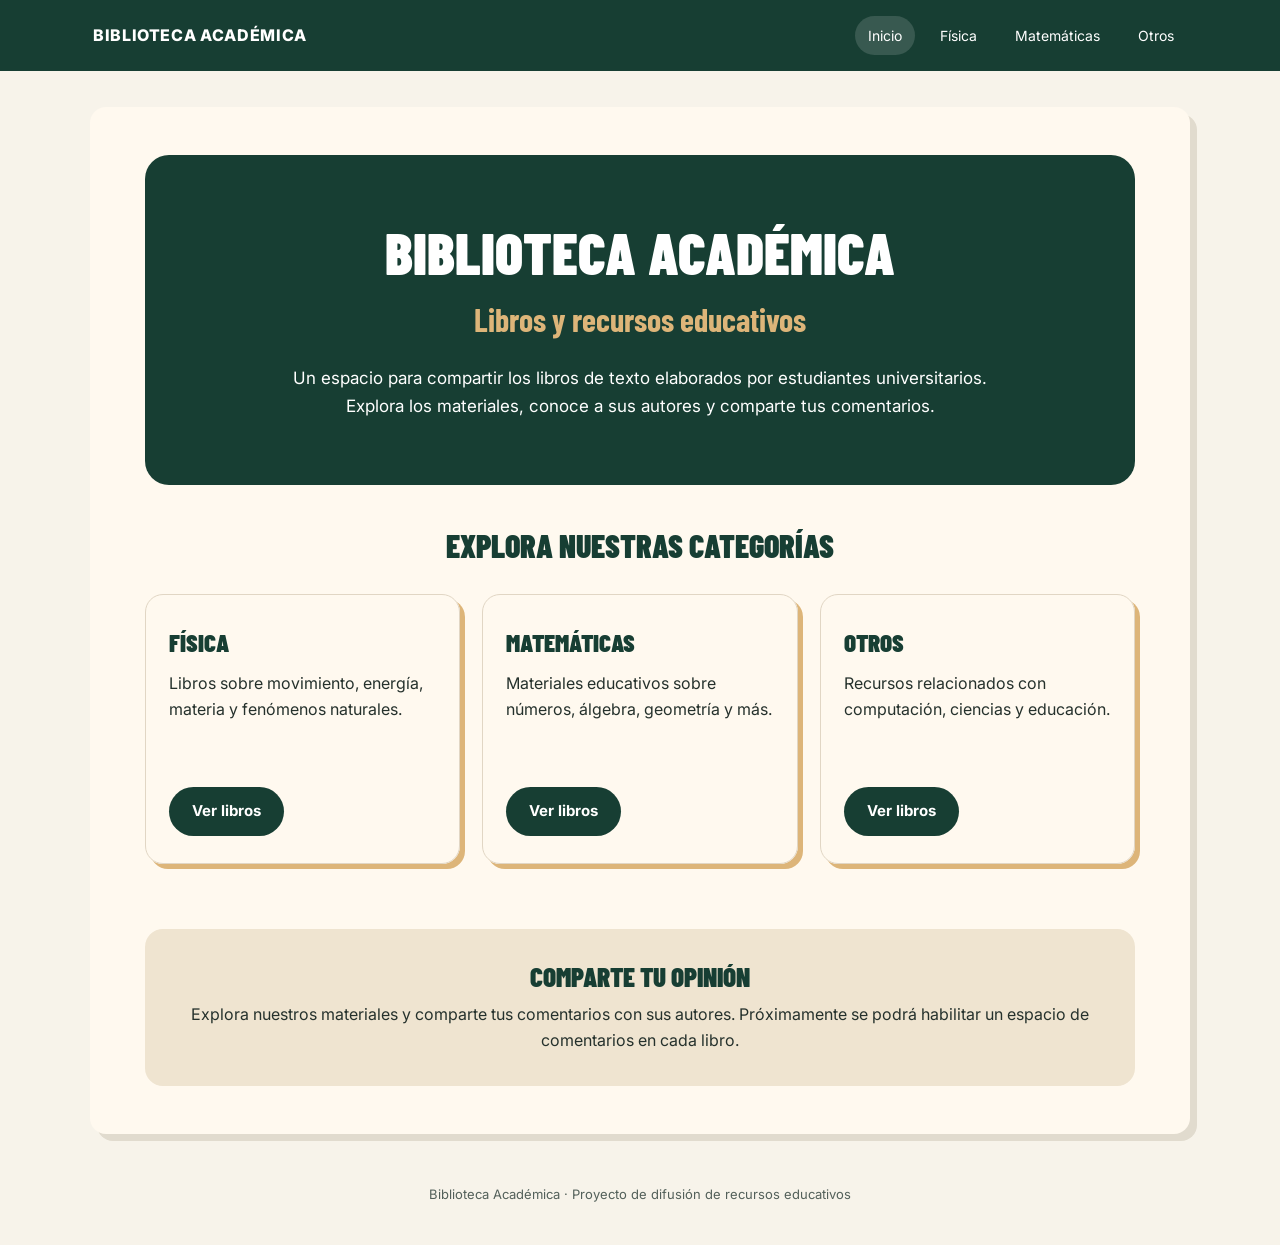
<file: index.html>
<!doctype html>
<html lang="es"><head><meta charset="utf-8"><meta name="viewport" content="width=device-width, initial-scale=1"><meta name="description" content="Biblioteca académica de libros y recursos educativos de Física, Matemáticas y otras áreas."><title>Biblioteca Académica | Inicio</title><link rel="stylesheet" href="styles.css"></head>
<body><header class="site-header"><nav class="nav" aria-label="Navegación principal"><a class="brand" href="index.html">BIBLIOTECA ACADÉMICA</a><div class="nav-links"><a href="index.html" aria-current="page">Inicio</a><a href="fisica.html">Física</a><a href="matematicas.html">Matemáticas</a><a href="otros.html">Otros</a></div></nav></header>
<main class="shell"><section class="hero"><h1>BIBLIOTECA ACADÉMICA</h1><h2>Libros y recursos educativos</h2><p>Un espacio para compartir los libros de texto elaborados por estudiantes universitarios.<br>Explora los materiales, conoce a sus autores y comparte tus comentarios.</p></section>
<h2 class="section-title">EXPLORA NUESTRAS CATEGORÍAS</h2><section class="categories" aria-label="Categorías de libros"><article class="card"><h3>FÍSICA</h3><p>Libros sobre movimiento, energía, materia y fenómenos naturales.</p><a class="button" href="fisica.html">Ver libros</a></article><article class="card"><h3>MATEMÁTICAS</h3><p>Materiales educativos sobre números, álgebra, geometría y más.</p><a class="button" href="matematicas.html">Ver libros</a></article><article class="card"><h3>OTROS</h3><p>Recursos relacionados con computación, ciencias y educación.</p><a class="button" href="otros.html">Ver libros</a></article></section>
<section class="opinion"><h2>COMPARTE TU OPINIÓN</h2><p>Explora nuestros materiales y comparte tus comentarios con sus autores. Próximamente se podrá habilitar un espacio de comentarios en cada libro.</p></section></main><footer class="site-footer">Biblioteca Académica · Proyecto de difusión de recursos educativos</footer></body></html>
</file>
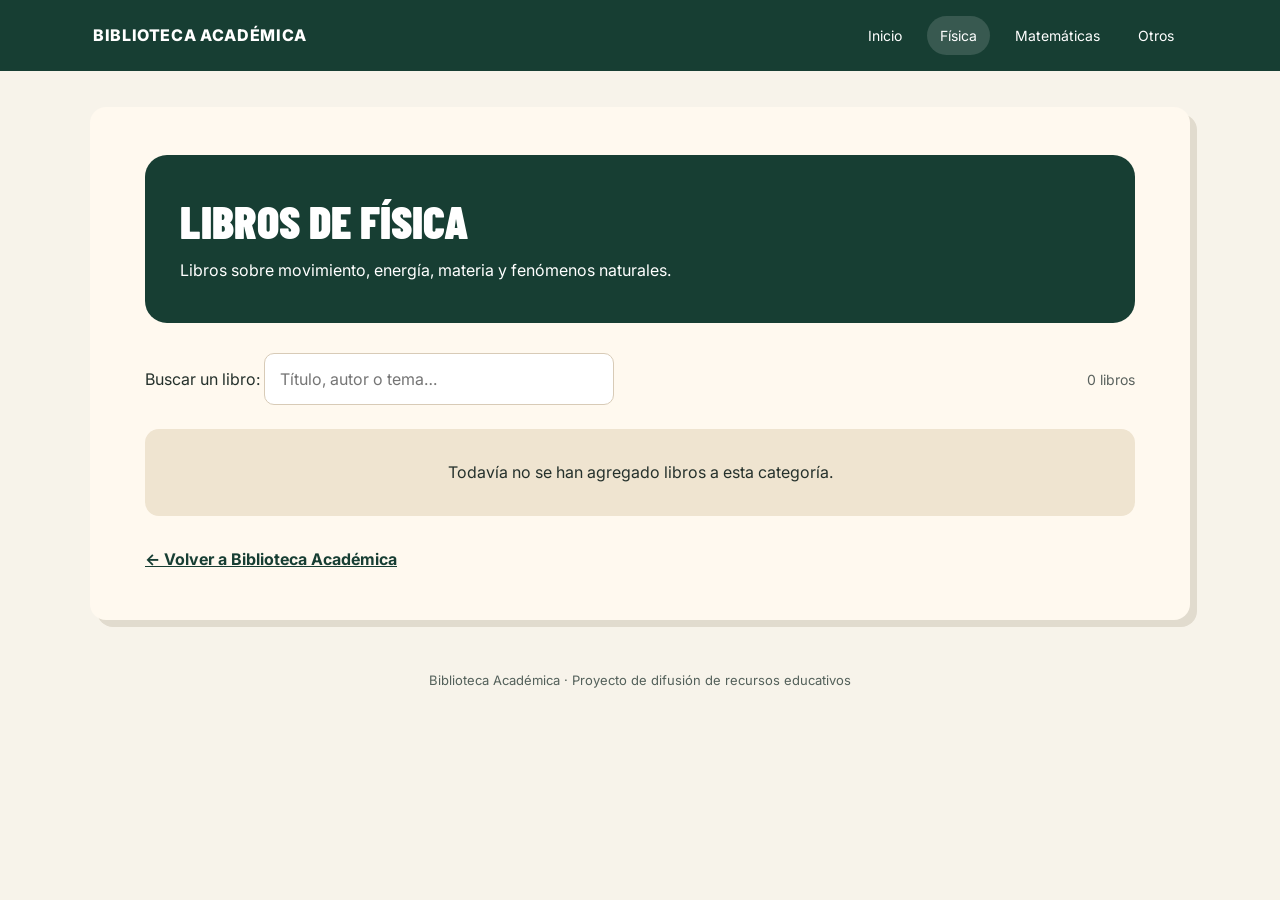
<file: fisica.html>
<!doctype html>
<html lang="es"><head><meta charset="utf-8"><meta name="viewport" content="width=device-width, initial-scale=1"><meta name="description" content="Catálogo de libros de Física de la Biblioteca Académica."><title>Física | Biblioteca Académica</title><link rel="stylesheet" href="styles.css"></head>
<body data-category="fisica"><header class="site-header"><nav class="nav" aria-label="Navegación principal"><a class="brand" href="index.html">BIBLIOTECA ACADÉMICA</a><div class="nav-links"><a href="index.html">Inicio</a><a href="fisica.html" aria-current="page">Física</a><a href="matematicas.html" >Matemáticas</a><a href="otros.html" >Otros</a></div></nav></header>
<main class="shell"><section class="catalog-heading"><h1>LIBROS DE FÍSICA</h1><p>Libros sobre movimiento, energía, materia y fenómenos naturales.</p></section><div class="catalog-tools"><label for="search-books">Buscar un libro: <input class="search" id="search-books" type="search" placeholder="Título, autor o tema…"></label><span id="book-count" class="count" aria-live="polite"></span></div><section class="books" id="book-list" aria-label="Libros de Física"></section><a class="back" href="index.html">← Volver a Biblioteca Académica</a></main><footer class="site-footer">Biblioteca Académica · Proyecto de difusión de recursos educativos</footer><script src="books.js"></script><script src="app.js"></script></body></html>
</file>
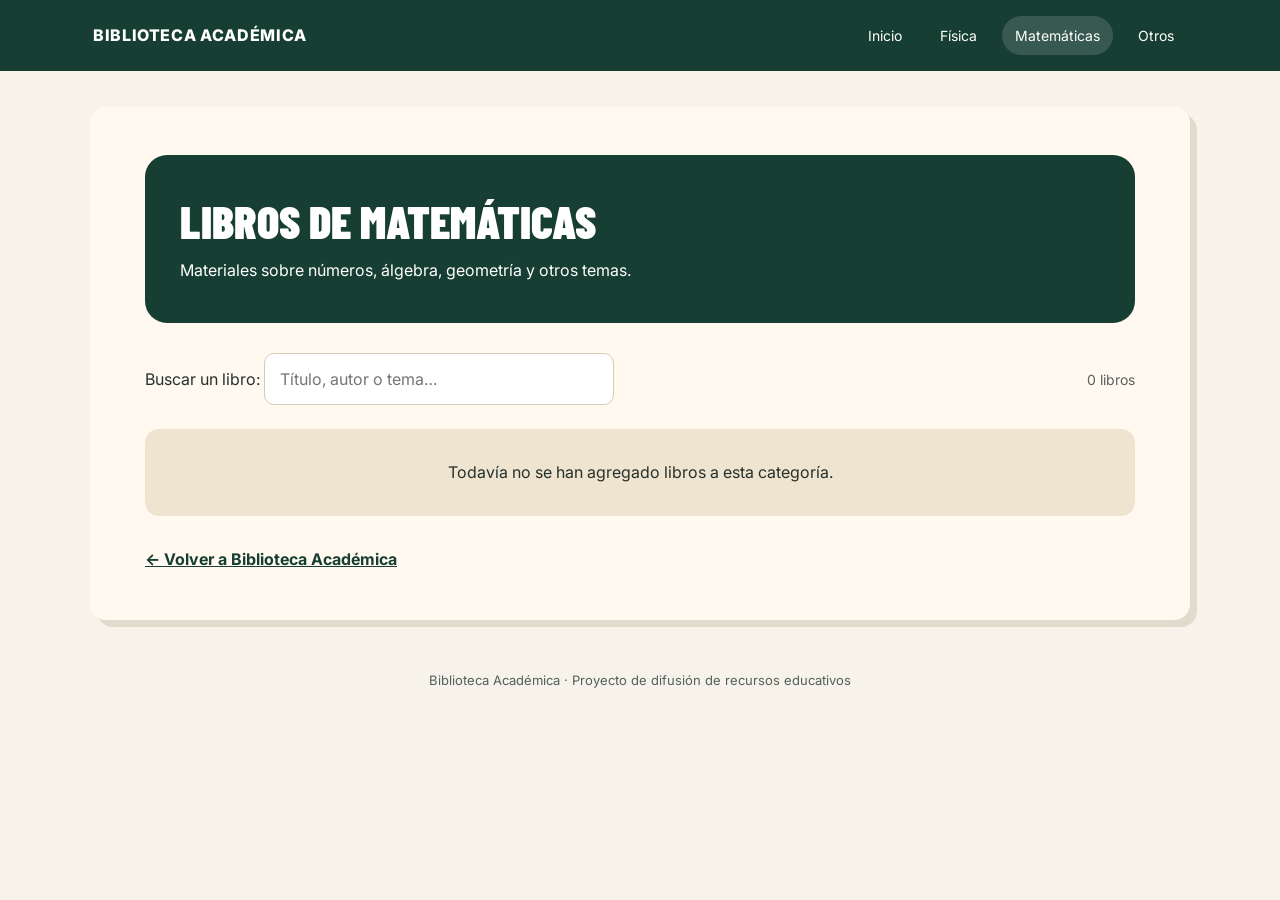
<file: matematicas.html>
<!doctype html>
<html lang="es"><head><meta charset="utf-8"><meta name="viewport" content="width=device-width, initial-scale=1"><meta name="description" content="Catálogo de libros de Matemáticas de la Biblioteca Académica."><title>Matemáticas | Biblioteca Académica</title><link rel="stylesheet" href="styles.css"></head>
<body data-category="matematicas"><header class="site-header"><nav class="nav" aria-label="Navegación principal"><a class="brand" href="index.html">BIBLIOTECA ACADÉMICA</a><div class="nav-links"><a href="index.html">Inicio</a><a href="fisica.html" >Física</a><a href="matematicas.html" aria-current="page">Matemáticas</a><a href="otros.html" >Otros</a></div></nav></header>
<main class="shell"><section class="catalog-heading"><h1>LIBROS DE MATEMÁTICAS</h1><p>Materiales sobre números, álgebra, geometría y otros temas.</p></section><div class="catalog-tools"><label for="search-books">Buscar un libro: <input class="search" id="search-books" type="search" placeholder="Título, autor o tema…"></label><span id="book-count" class="count" aria-live="polite"></span></div><section class="books" id="book-list" aria-label="Libros de Matemáticas"></section><a class="back" href="index.html">← Volver a Biblioteca Académica</a></main><footer class="site-footer">Biblioteca Académica · Proyecto de difusión de recursos educativos</footer><script src="books.js"></script><script src="app.js"></script></body></html>
</file>
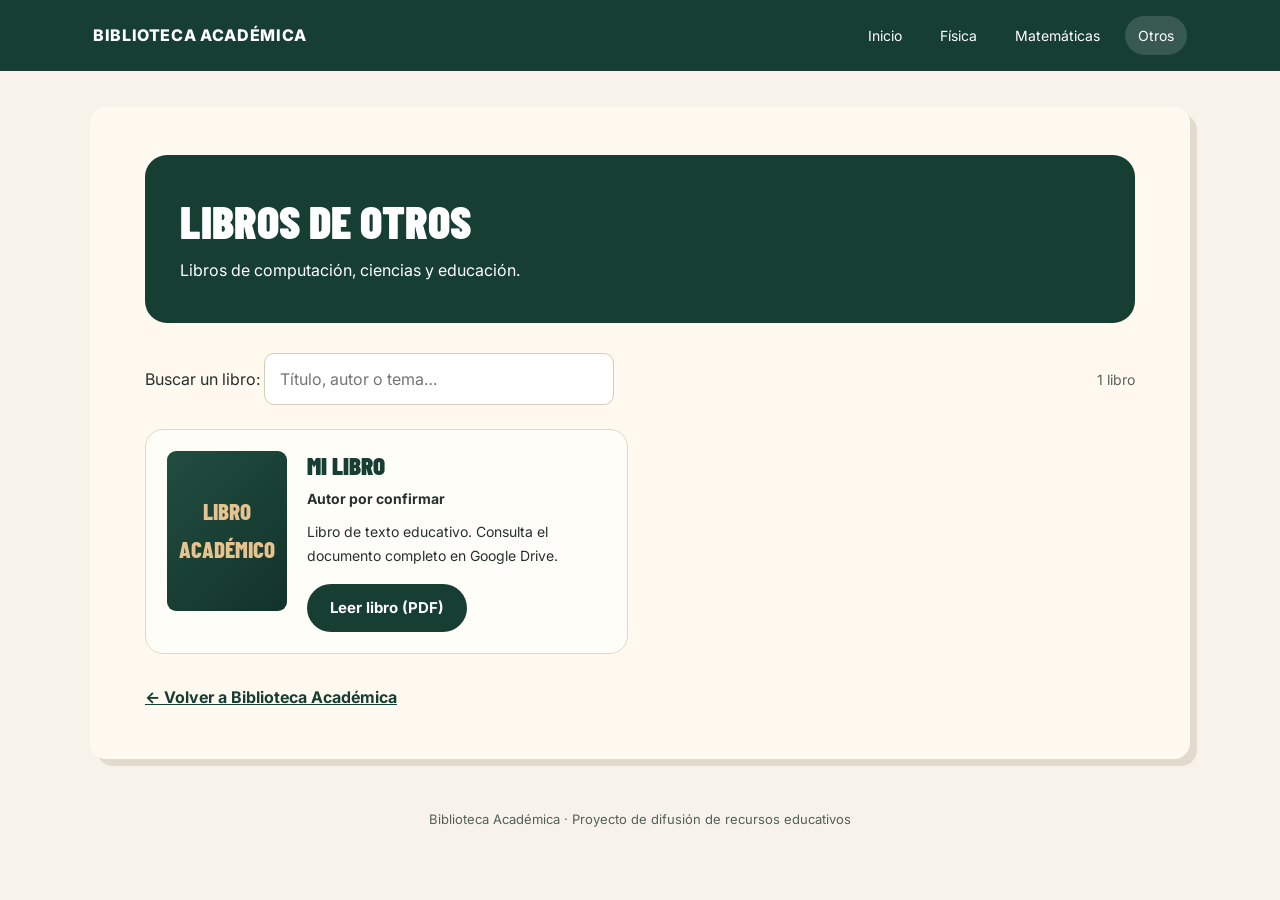
<file: otros.html>
<!doctype html>
<html lang="es"><head><meta charset="utf-8"><meta name="viewport" content="width=device-width, initial-scale=1"><meta name="description" content="Catálogo de libros de Otros de la Biblioteca Académica."><title>Otros | Biblioteca Académica</title><link rel="stylesheet" href="styles.css"></head>
<body data-category="otros"><header class="site-header"><nav class="nav" aria-label="Navegación principal"><a class="brand" href="index.html">BIBLIOTECA ACADÉMICA</a><div class="nav-links"><a href="index.html">Inicio</a><a href="fisica.html" >Física</a><a href="matematicas.html" >Matemáticas</a><a href="otros.html" aria-current="page">Otros</a></div></nav></header>
<main class="shell"><section class="catalog-heading"><h1>LIBROS DE OTROS</h1><p>Libros de computación, ciencias y educación.</p></section><div class="catalog-tools"><label for="search-books">Buscar un libro: <input class="search" id="search-books" type="search" placeholder="Título, autor o tema…"></label><span id="book-count" class="count" aria-live="polite"></span></div><section class="books" id="book-list" aria-label="Libros de Otros"></section><a class="back" href="index.html">← Volver a Biblioteca Académica</a></main><footer class="site-footer">Biblioteca Académica · Proyecto de difusión de recursos educativos</footer><script src="books.js"></script><script src="app.js"></script></body></html>
</file>
<file: styles.css>
@import url('https://fonts.googleapis.com/css2?family=Barlow+Condensed:wght@700;800;900&family=Inter:wght@400;500;600;700&display=swap');
:root{--green:#173e33;--gold:#ddb579;--cream:#fff9ef;--ink:#25312c;--muted:#5a625e}*{box-sizing:border-box}html{scroll-behavior:smooth}body{margin:0;background:#f7f3ea;color:var(--ink);font-family:Inter,Arial,sans-serif;line-height:1.65}a{color:inherit}.site-header{background:var(--green);color:white}.nav{max-width:1150px;margin:auto;padding:16px 28px;display:flex;justify-content:space-between;align-items:center;gap:20px;flex-wrap:wrap}.brand{text-decoration:none;font-weight:800;letter-spacing:.04em}.nav-links{display:flex;gap:12px;flex-wrap:wrap}.nav-links a{text-decoration:none;padding:8px 13px;border-radius:24px;font-size:14px}.nav-links a:hover,.nav-links a[aria-current=page]{background:#ffffff24}.shell{max-width:1100px;margin:36px auto 50px;padding:48px 55px;background:var(--cream);border-radius:16px;box-shadow:7px 7px 0 #e1dbce}.hero{background:var(--green);color:white;padding:65px 35px;border-radius:24px;text-align:center}.hero h1,.section-title,.card h3,.catalog-heading h1,.book-card h2,.opinion h2{font-family:'Barlow Condensed',Impact,sans-serif;font-weight:900;line-height:1.12;text-transform:uppercase}.hero h1{font-size:clamp(36px,5vw,58px);margin:0 0 8px}.hero h2{font-family:'Barlow Condensed',Impact,sans-serif;font-size:clamp(23px,3vw,32px);color:var(--gold);margin:0 0 18px}.hero p{max-width:750px;margin:auto;font-size:17px}.section-title{text-align:center;color:var(--green);font-size:32px;margin:43px 0 30px}.categories{display:grid;grid-template-columns:repeat(3,minmax(0,1fr));gap:22px}.card{border:1px solid #e1d6c4;border-radius:18px;box-shadow:5px 5px 0 var(--gold);padding:27px 23px;display:flex;flex-direction:column;min-height:270px}.card h3{font-size:25px;color:var(--green);margin:6px 0 14px}.card p{flex:1;margin:0 0 22px}.button{display:inline-block;align-self:flex-start;background:var(--green);color:#fff;text-decoration:none;padding:12px 23px;border-radius:28px;font-weight:700;font-size:15px;border:0;cursor:pointer}.button:hover{background:#2c6554}.opinion{margin-top:65px;background:#efe4d0;border-radius:18px;padding:32px;text-align:center}.opinion h2{color:var(--green);font-size:27px;margin:0 0 10px}.opinion p{margin:0}.catalog-heading{background:var(--green);color:#fff;padding:40px 35px;border-radius:22px}.catalog-heading h1{font-size:46px;margin:0}.catalog-heading p{margin:10px 0 0}.catalog-tools{margin:30px 0 24px;display:flex;justify-content:space-between;align-items:center;gap:15px;flex-wrap:wrap}.search{padding:12px 15px;border:1px solid #d8cbb7;border-radius:10px;background:white;font:inherit;max-width:100%;width:350px}.count{color:var(--muted);font-size:14px}.books{display:grid;grid-template-columns:repeat(2,minmax(0,1fr));gap:24px}.book-card{border:1px solid #e2d7c5;background:#fffdf8;border-radius:18px;padding:21px;display:grid;grid-template-columns:120px 1fr;gap:20px;min-width:0}.book-cover{width:120px;aspect-ratio:3/4;object-fit:cover;border-radius:9px;background:#e8e1d4}.book-placeholder{width:120px;aspect-ratio:3/4;background:linear-gradient(135deg,#214d40,#123329);color:#e6c38f;display:flex;align-items:center;justify-content:center;text-align:center;padding:10px;font-family:'Barlow Condensed',Impact,sans-serif;font-size:23px;font-weight:800;border-radius:9px}.book-card h2{color:var(--green);font-size:25px;margin:0 0 8px}.book-card p{margin:0 0 10px;font-size:14px}.book-card .author{font-weight:700}.book-card .button{margin-top:7px}.empty{grid-column:1/-1;padding:30px;text-align:center;background:#efe4d0;border-radius:14px}.site-footer{text-align:center;color:#53605a;padding:0 20px 40px;font-size:13px}.back{display:inline-block;margin-top:30px;color:var(--green);font-weight:700}.notice{font-size:13px;color:#646d68;margin-top:15px}@media(max-width:850px){.shell{margin:20px 14px 40px;padding:25px}.categories{grid-template-columns:1fr}.books{grid-template-columns:1fr}.card{min-height:220px}}@media(max-width:480px){.hero{padding:40px 20px}.book-card{grid-template-columns:85px 1fr;gap:13px;padding:14px}.book-cover,.book-placeholder{width:85px}.book-card h2{font-size:22px}.catalog-heading h1{font-size:38px}.nav{padding:14px 18px}}
</file>
